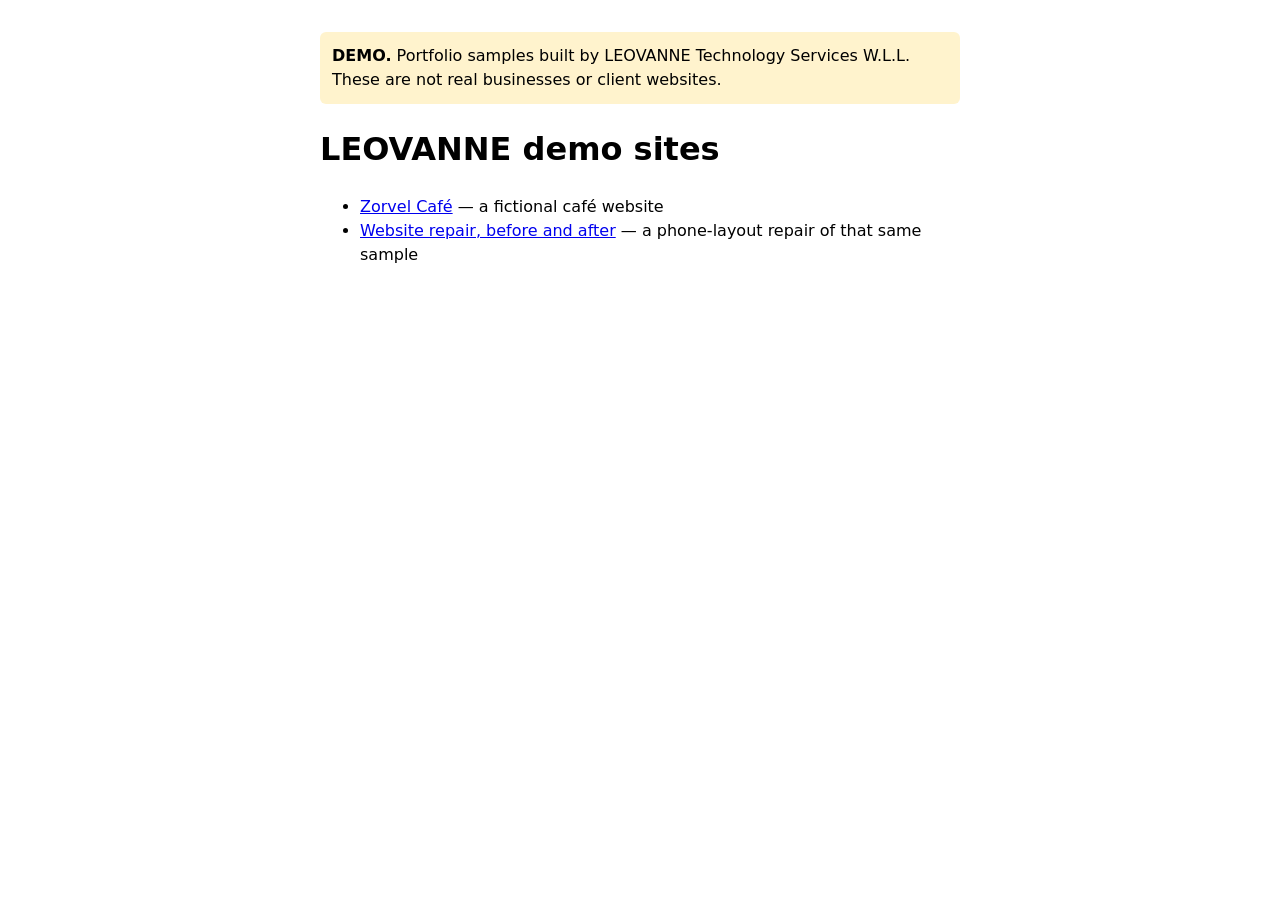
<file: index.html>
<!doctype html>
<html lang="en">
<head>
<meta charset="utf-8">
<meta name="viewport" content="width=device-width,initial-scale=1">
<meta name="robots" content="noindex,nofollow">
<title>LEOVANNE DEMO sites</title>
</head>
<body style="font-family:system-ui,sans-serif;max-width:640px;margin:2rem auto;padding:0 1rem;line-height:1.5">
<p style="background:#fff3cd;padding:.75rem;border-radius:6px"><strong>DEMO.</strong> Portfolio samples built by LEOVANNE Technology Services W.L.L. These are not real businesses or client websites.</p>
<h1>LEOVANNE demo sites</h1>
<ul>
<li><a href="zorvel/">Zorvel Café</a> — a fictional café website</li>
<li><a href="repair-sample/">Website repair, before and after</a> — a phone-layout repair of that same sample</li>
</ul>
</body>
</html>
</file>
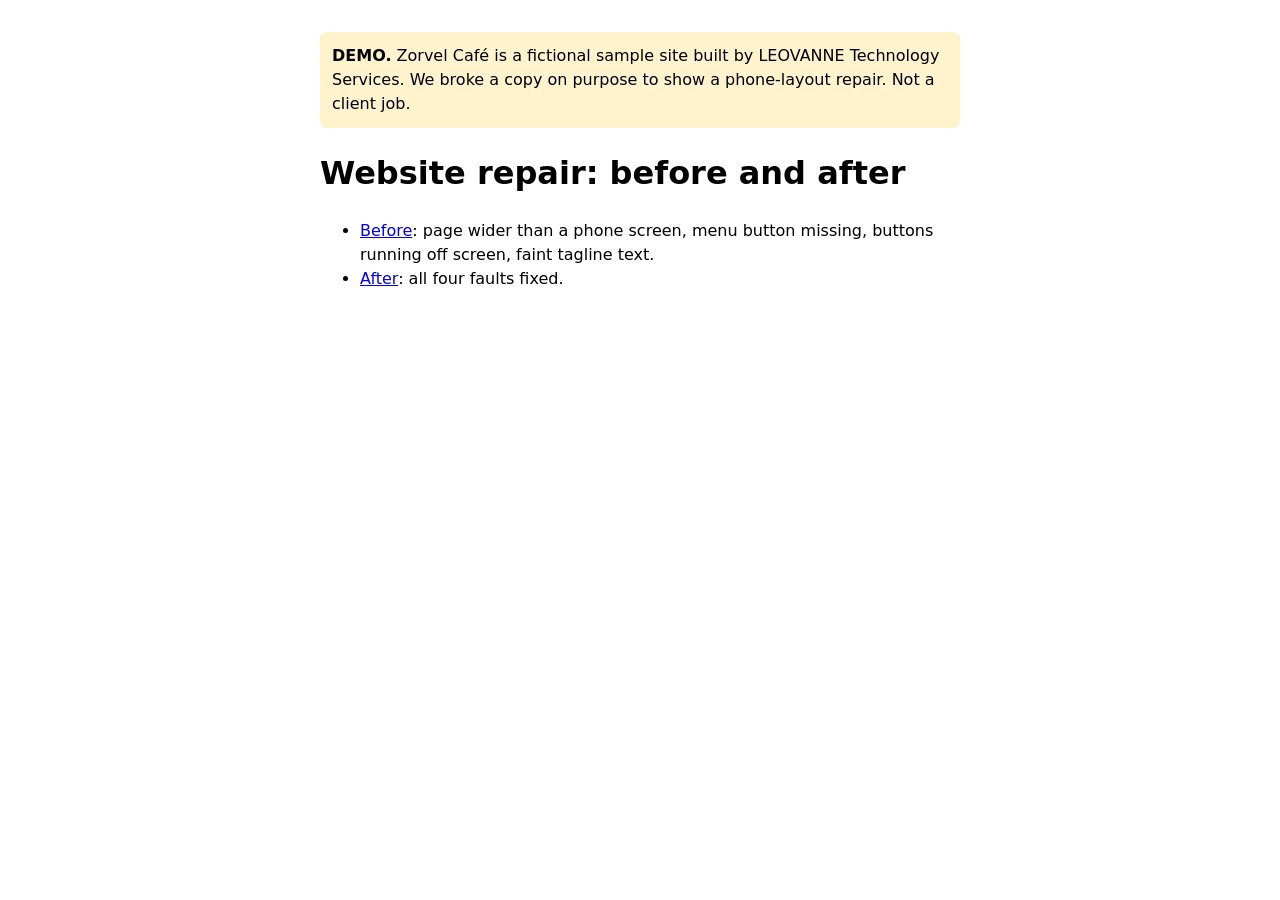
<file: repair-sample/index.html>
<!doctype html><html lang="en"><head><meta charset="utf-8"><meta name="viewport" content="width=device-width,initial-scale=1"><meta name="robots" content="noindex,nofollow"><title>Website repair DEMO — LEOVANNE</title></head>
<body style="font-family:system-ui,sans-serif;max-width:640px;margin:2rem auto;padding:0 1rem;line-height:1.5">
<p style="background:#fff3cd;padding:.75rem;border-radius:6px"><strong>DEMO.</strong> Zorvel Café is a fictional sample site built by LEOVANNE Technology Services. We broke a copy on purpose to show a phone-layout repair. Not a client job.</p>
<h1>Website repair: before and after</h1>
<ul><li><a href="before/">Before</a>: page wider than a phone screen, menu button missing, buttons running off screen, faint tagline text.</li>
<li><a href="after/">After</a>: all four faults fixed.</li></ul>
</body></html>
</file>
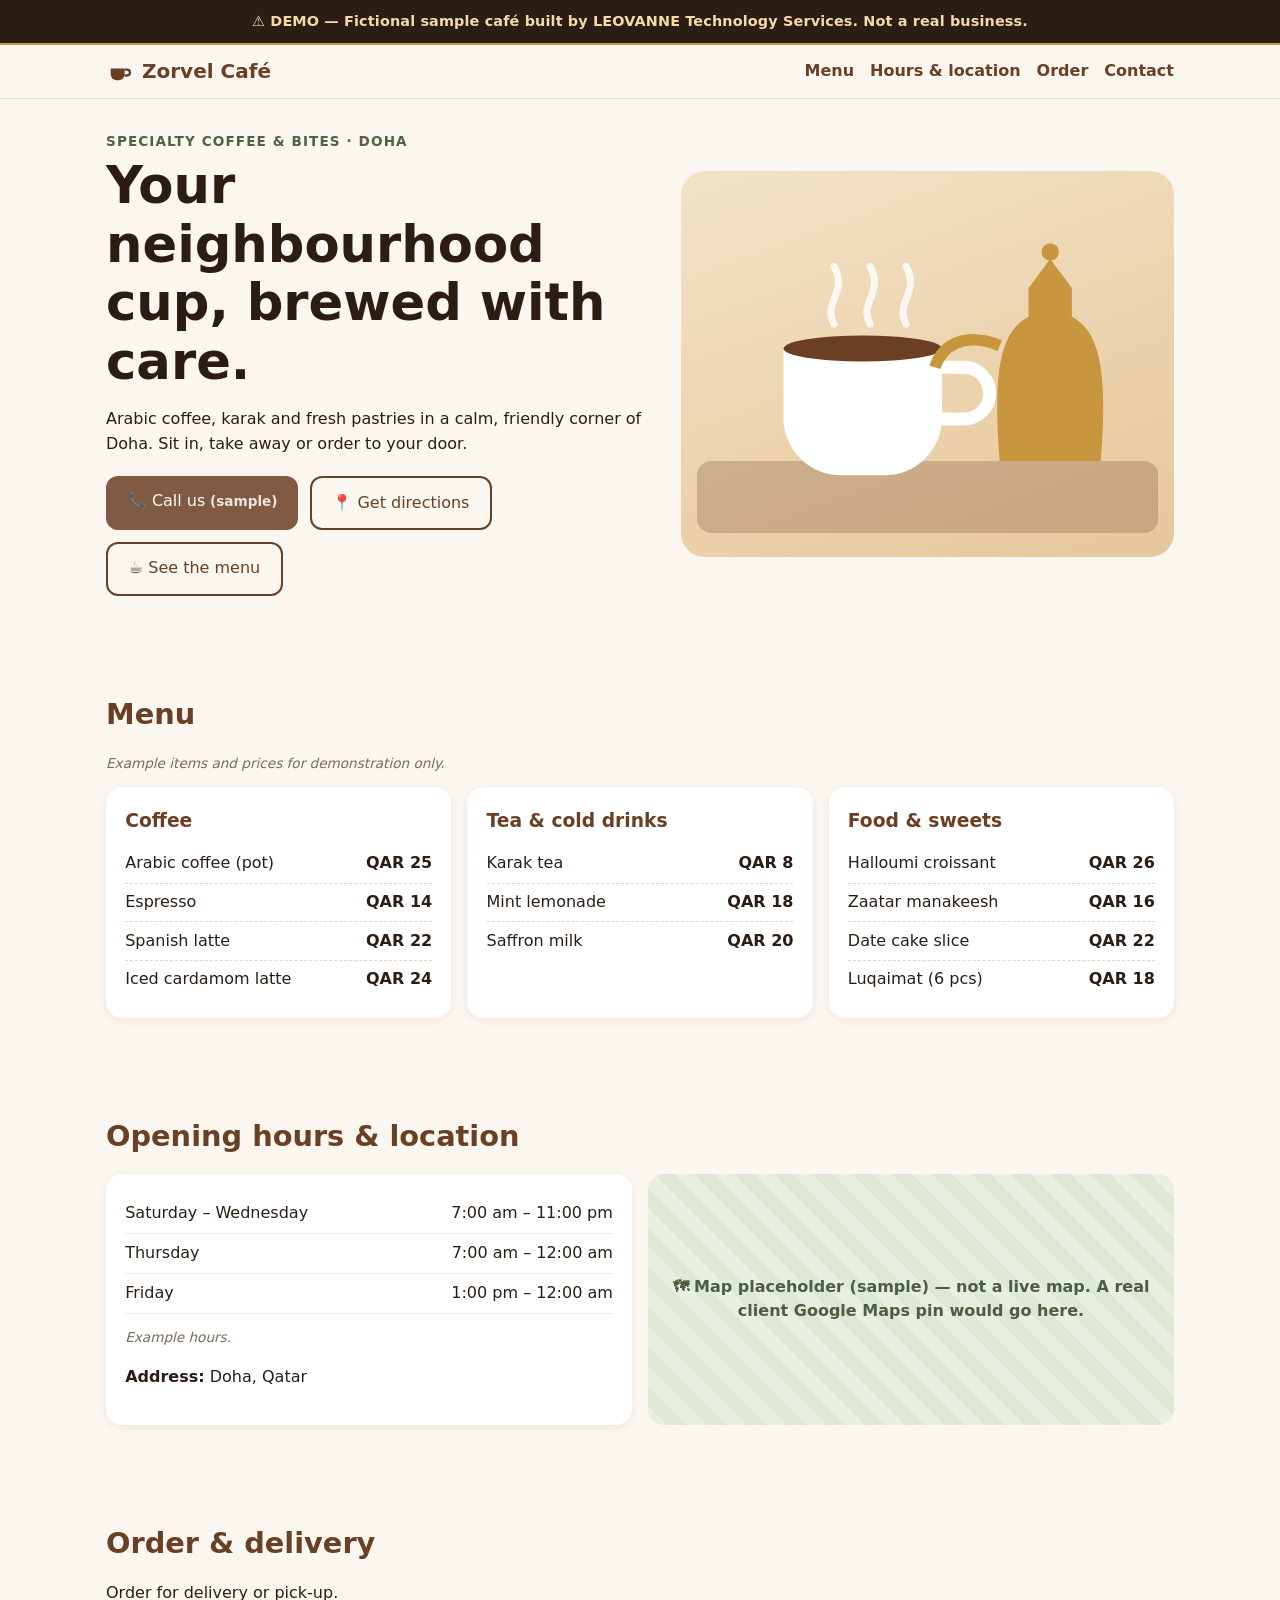
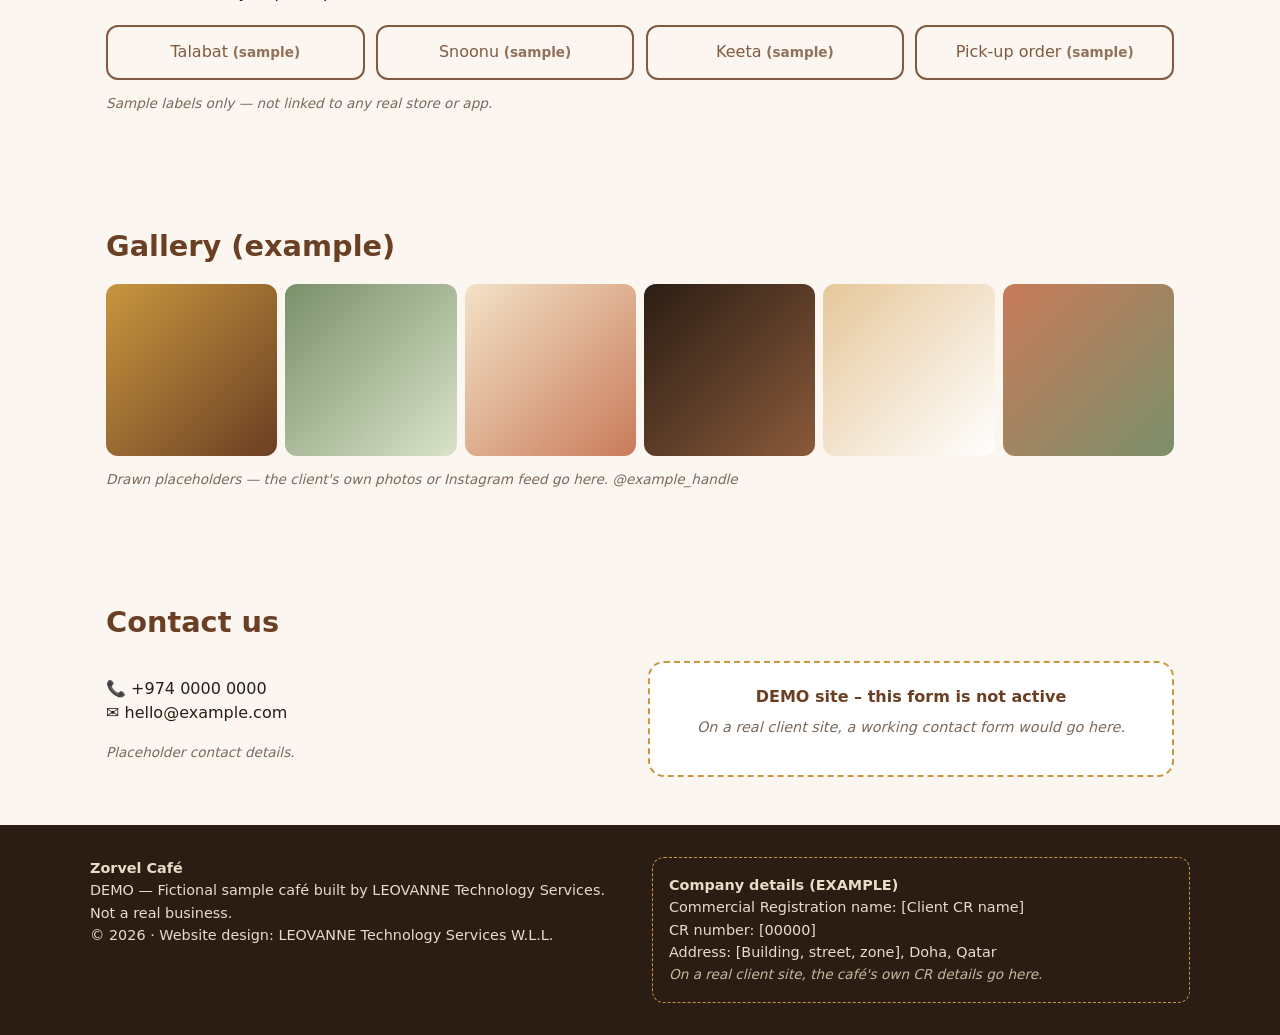
<file: zorvel/index.html>
<!doctype html>
<html lang="en" dir="ltr">
<head>
<meta charset="utf-8">
<meta name="viewport" content="width=device-width,initial-scale=1">
<meta name="robots" content="noindex,nofollow">
<title>Zorvel Café — DEMO</title>
<link rel="icon" href="favicon.svg" type="image/svg+xml">
<link rel="stylesheet" href="style.css">
</head>
<body>
<div class="demo" role="status">⚠ DEMO — Fictional sample café built by LEOVANNE Technology Services. Not a real business.</div>
<header>
<nav class="nav">
<a class="logo" href="#home"><svg width="28" height="28" viewBox="0 0 24 24" aria-hidden="true"><path d="M4 9h12v5a5 5 0 0 1-5 5H9a5 5 0 0 1-5-5z" fill="#6b3f24"/><path d="M16 10h2a2.5 2.5 0 0 1 0 5h-2" stroke="#6b3f24" stroke-width="2" fill="none"/></svg>Zorvel Café</a>
<button class="menu-btn" type="button" aria-expanded="false" aria-controls="nav-links" aria-label="Open menu"><span aria-hidden="true">☰</span></button>
<div class="links" id="nav-links"><a href="#menu">Menu</a><a href="#hours">Hours &amp; location</a><a href="#order">Order</a><a href="#contact">Contact</a></div>
</nav>
</header>
<main>
<section class="hero" id="home">
<div>
<div class="tag">Specialty coffee &amp; bites · Doha</div>
<h1>Your neighbourhood cup, brewed with care.</h1>
<p>Arabic coffee, karak and fresh pastries in a calm, friendly corner of Doha. Sit in, take away or order to your door.</p>
<div class="btns">
<span class="btn sample" aria-disabled="true" title="Sample only — not a real phone number">📞 Call us</span>
<a class="btn alt" href="#hours">📍 Get directions</a>
<a class="btn alt" href="#menu">☕ See the menu</a>
</div>
</div>
<div class="art"><svg viewBox="0 0 320 240" width="100%" role="img" aria-label="Illustration: coffee cup and dallah"><rect x="0" y="190" width="320" height="50" rx="10" fill="#6b3f24" opacity=".25"/><path d="M60 110h110v50a40 40 0 0 1-40 40H100a40 40 0 0 1-40-40z" fill="#fff"/><path d="M170 125h15a18 18 0 0 1 0 36h-15" fill="none" stroke="#fff" stroke-width="9"/><ellipse cx="115" cy="112" rx="55" ry="9" fill="#6b3f24"/><path d="M95 95c-8-15 10-22 0-40M120 95c-8-15 10-22 0-40M145 95c-8-15 10-22 0-40" stroke="#fff" stroke-width="5" fill="none" stroke-linecap="round" opacity=".8"/><path d="M230 70l15-20 15 20v20c20 10 25 40 20 100h-70c-5-60 0-90 20-100z" fill="#c8963e"/><path d="M210 110c-25-10-40 0-45 15" stroke="#c8963e" stroke-width="8" fill="none"/><circle cx="245" cy="45" r="6" fill="#c8963e"/></svg></div>
</section>

<section id="menu">
<h2>Menu</h2>
<p class="note">Example items and prices for demonstration only.</p>
<div class="grid c3">
<div class="card"><h3>Coffee</h3>
<div class="item"><span>Arabic coffee (pot)</span><span class="price">QAR 25</span></div>
<div class="item"><span>Espresso</span><span class="price">QAR 14</span></div>
<div class="item"><span>Spanish latte</span><span class="price">QAR 22</span></div>
<div class="item"><span>Iced cardamom latte</span><span class="price">QAR 24</span></div>
</div>
<div class="card"><h3>Tea &amp; cold drinks</h3>
<div class="item"><span>Karak tea</span><span class="price">QAR 8</span></div>
<div class="item"><span>Mint lemonade</span><span class="price">QAR 18</span></div>
<div class="item"><span>Saffron milk</span><span class="price">QAR 20</span></div>
</div>
<div class="card"><h3>Food &amp; sweets</h3>
<div class="item"><span>Halloumi croissant</span><span class="price">QAR 26</span></div>
<div class="item"><span>Zaatar manakeesh</span><span class="price">QAR 16</span></div>
<div class="item"><span>Date cake slice</span><span class="price">QAR 22</span></div>
<div class="item"><span>Luqaimat (6 pcs)</span><span class="price">QAR 18</span></div>
</div>
</div>
</section>

<section id="hours">
<h2>Opening hours &amp; location</h2>
<div class="grid c2">
<div class="card">
<table>
<tr><td>Saturday – Wednesday</td><td style="text-align:end">7:00 am – 11:00 pm</td></tr>
<tr><td>Thursday</td><td style="text-align:end">7:00 am – 12:00 am</td></tr>
<tr><td>Friday</td><td style="text-align:end">1:00 pm – 12:00 am</td></tr>
</table>
<p class="note">Example hours.</p>
<p><strong>Address:</strong> Doha, Qatar</p>
</div>
<div class="map" role="img" aria-label="Sample map placeholder">🗺 Map placeholder (sample) — not a live map. A real client Google Maps pin would go here.</div>
</div>
</section>

<section id="order">
<h2>Order &amp; delivery</h2>
<p>Order for delivery or pick-up.</p>
<div class="btns order">
<span class="btn alt sample" aria-disabled="true">Talabat</span>
<span class="btn alt sample" aria-disabled="true">Snoonu</span>
<span class="btn alt sample" aria-disabled="true">Keeta</span>
<span class="btn alt sample" aria-disabled="true">Pick-up order</span>
</div>
<p class="note">Sample labels only — not linked to any real store or app.</p>
</section>

<section id="gallery">
<h2>Gallery (example)</h2>
<div class="gal" role="img" aria-label="Placeholder Instagram gallery images">
<div class="g1"></div><div class="g2"></div><div class="g3"></div><div class="g4"></div><div class="g5"></div><div class="g6"></div>
</div>
<p class="note">Drawn placeholders — the client's own photos or Instagram feed go here. @example_handle</p>
</section>

<section id="contact">
<h2>Contact us</h2>
<div class="grid c2">
<div>
<p>📞 <span dir="ltr">+974 0000 0000</span><br>✉ hello@example.com</p>
<p class="note">Placeholder contact details.</p>
</div>
<div class="demo-form-note" role="note">
DEMO site – this form is not active
<p>On a real client site, a working contact form would go here.</p>
</div>
</div>
</section>
</main>

<footer>
<div class="in">
<div>
<strong>Zorvel Café</strong><br>
DEMO — Fictional sample café built by LEOVANNE Technology Services. Not a real business.<br>
© 2026 · Website design: LEOVANNE Technology Services W.L.L.
</div>
<div class="co">
<strong>Company details (EXAMPLE)</strong><br>
Commercial Registration name: [Client CR name]<br>
CR number: [00000]<br>
Address: [Building, street, zone], Doha, Qatar<br>
<span class="note" style="color:#c9b79f">On a real client site, the café's own CR details go here.</span>
</div>
</div>
</footer>
<script>(function(){var b=document.querySelector(".menu-btn"),l=document.getElementById("nav-links");b.addEventListener("click",function(){var o=b.getAttribute("aria-expanded")==="true";b.setAttribute("aria-expanded",String(!o));l.classList.toggle("open",!o)});l.addEventListener("click",function(e){if(e.target.tagName==="A"){b.setAttribute("aria-expanded","false");l.classList.remove("open")}});document.addEventListener("keydown",function(e){if(e.key==="Escape"&&l.classList.contains("open")){b.setAttribute("aria-expanded","false");l.classList.remove("open");b.focus()}})})();</script>
</body>
</html>
</file>
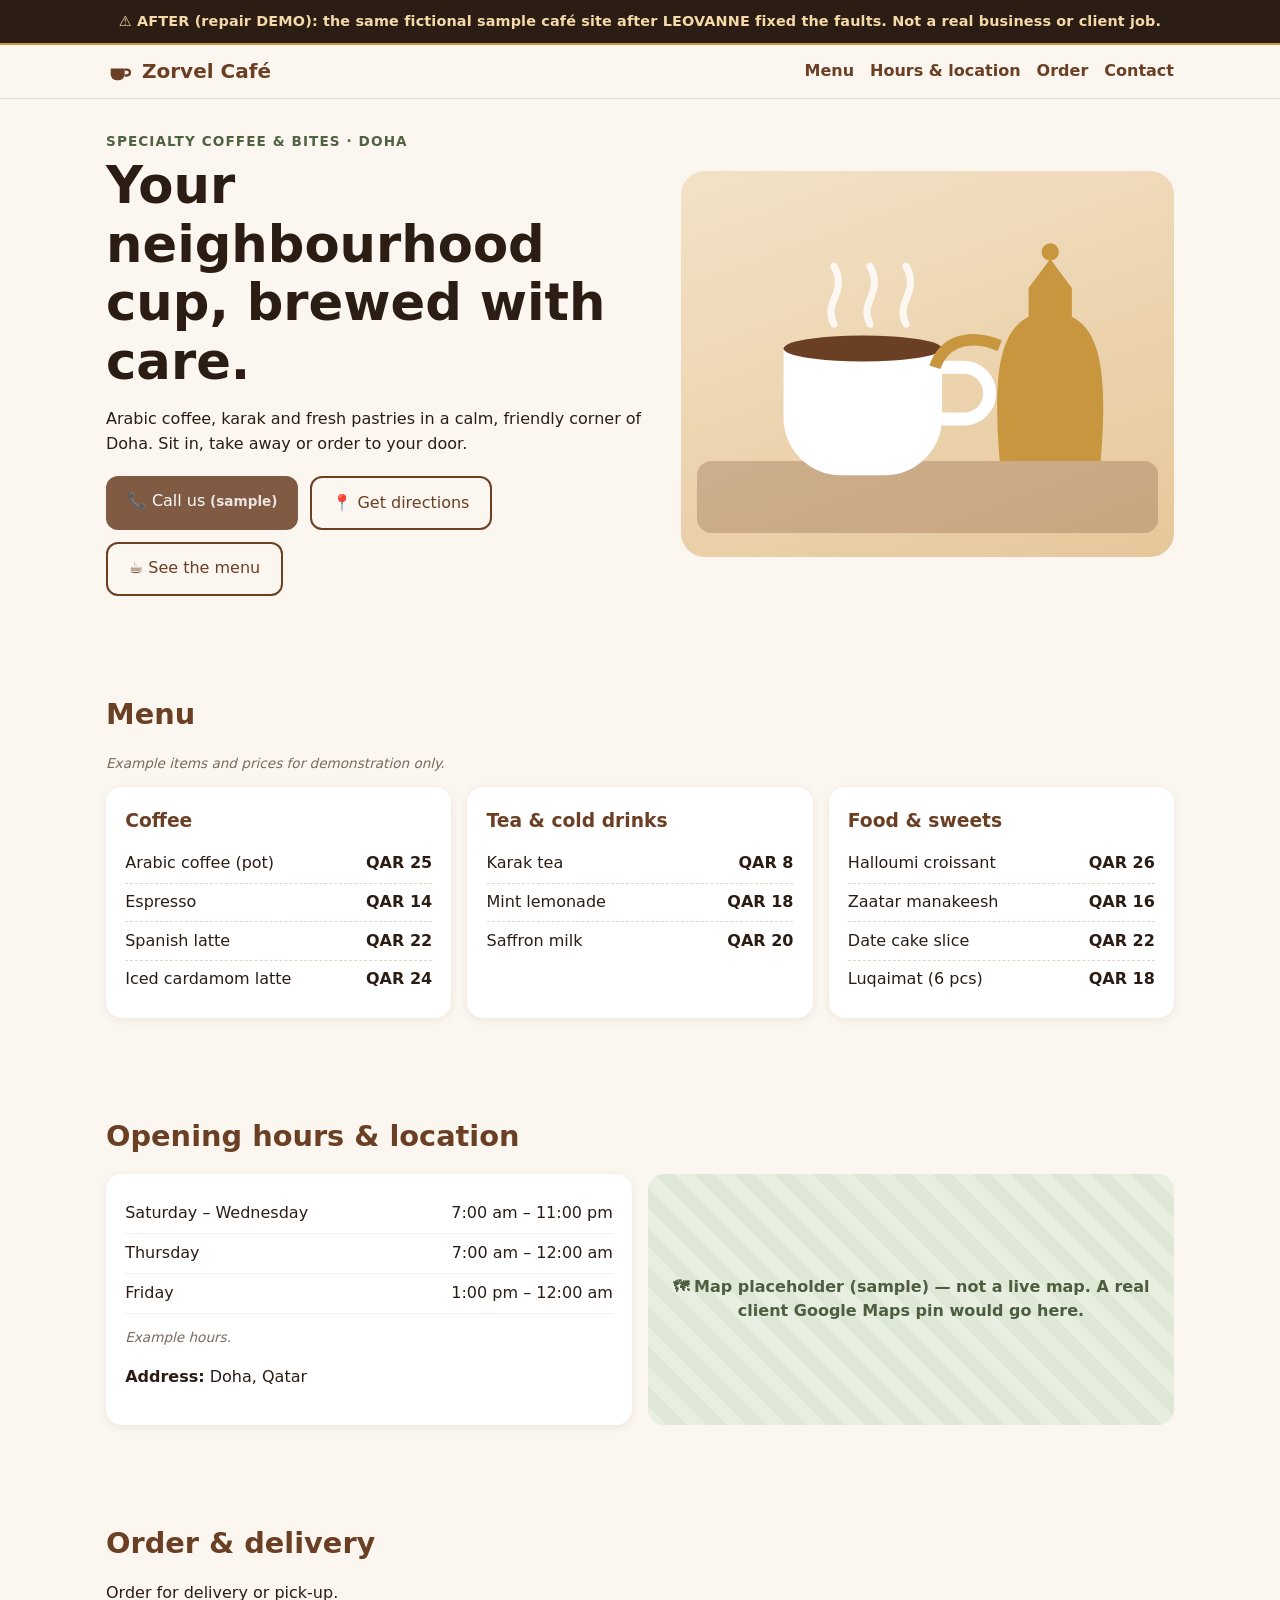
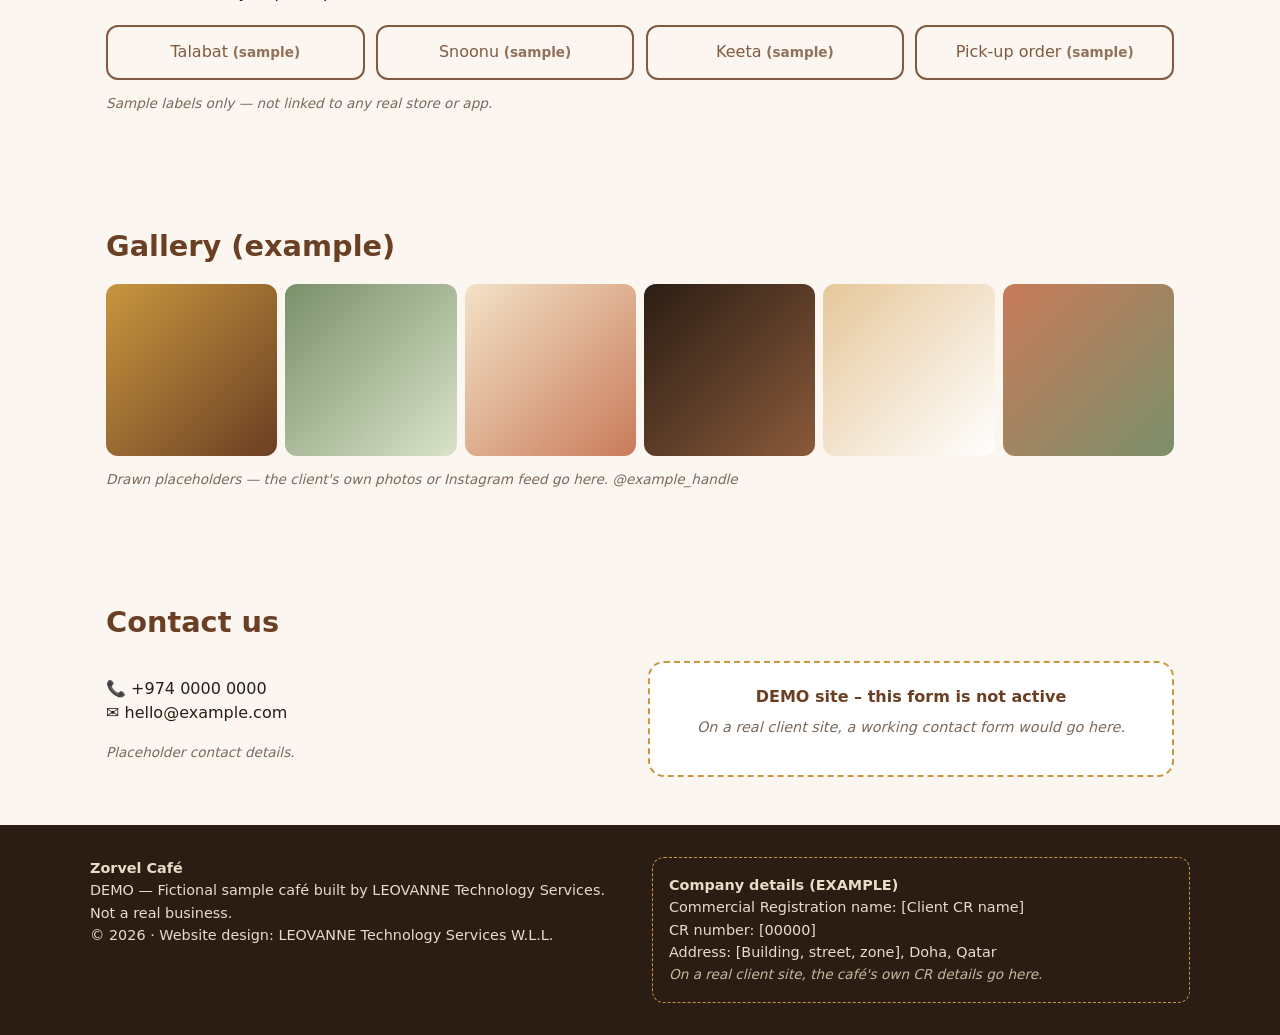
<file: repair-sample/after/index.html>
<!doctype html>
<html lang="en" dir="ltr">
<head>
<meta charset="utf-8">
<meta name="viewport" content="width=device-width,initial-scale=1">
<meta name="robots" content="noindex,nofollow">
<title>Zorvel Café — REPAIRED (repair DEMO)</title>
<link rel="icon" href="favicon.svg" type="image/svg+xml">
<link rel="stylesheet" href="style.css">
</head>
<body>
<div class="demo" role="status">⚠ AFTER (repair DEMO): the same fictional sample café site after LEOVANNE fixed the faults. Not a real business or client job.</div>
<header>
<nav class="nav">
<a class="logo" href="#home"><svg width="28" height="28" viewBox="0 0 24 24" aria-hidden="true"><path d="M4 9h12v5a5 5 0 0 1-5 5H9a5 5 0 0 1-5-5z" fill="#6b3f24"/><path d="M16 10h2a2.5 2.5 0 0 1 0 5h-2" stroke="#6b3f24" stroke-width="2" fill="none"/></svg>Zorvel Café</a>
<button class="menu-btn" type="button" aria-expanded="false" aria-controls="nav-links" aria-label="Open menu"><span aria-hidden="true">☰</span></button>
<div class="links" id="nav-links"><a href="#menu">Menu</a><a href="#hours">Hours &amp; location</a><a href="#order">Order</a><a href="#contact">Contact</a></div>

</nav>
</header>
<main>
<section class="hero" id="home">
<div>
<div class="tag">Specialty coffee &amp; bites · Doha</div>
<h1>Your neighbourhood cup, brewed with care.</h1>
<p>Arabic coffee, karak and fresh pastries in a calm, friendly corner of Doha. Sit in, take away or order to your door.</p>
<div class="btns">
<span class="btn sample" aria-disabled="true" title="Sample only — not a real phone number">📞 Call us</span>
<a class="btn alt" href="#hours">📍 Get directions</a>
<a class="btn alt" href="#menu">☕ See the menu</a>
</div>
</div>
<div class="art"><svg viewBox="0 0 320 240" width="100%" role="img" aria-label="Illustration: coffee cup and dallah"><rect x="0" y="190" width="320" height="50" rx="10" fill="#6b3f24" opacity=".25"/><path d="M60 110h110v50a40 40 0 0 1-40 40H100a40 40 0 0 1-40-40z" fill="#fff"/><path d="M170 125h15a18 18 0 0 1 0 36h-15" fill="none" stroke="#fff" stroke-width="9"/><ellipse cx="115" cy="112" rx="55" ry="9" fill="#6b3f24"/><path d="M95 95c-8-15 10-22 0-40M120 95c-8-15 10-22 0-40M145 95c-8-15 10-22 0-40" stroke="#fff" stroke-width="5" fill="none" stroke-linecap="round" opacity=".8"/><path d="M230 70l15-20 15 20v20c20 10 25 40 20 100h-70c-5-60 0-90 20-100z" fill="#c8963e"/><path d="M210 110c-25-10-40 0-45 15" stroke="#c8963e" stroke-width="8" fill="none"/><circle cx="245" cy="45" r="6" fill="#c8963e"/></svg></div>
</section>

<section id="menu">
<h2>Menu</h2>
<p class="note">Example items and prices for demonstration only.</p>
<div class="grid c3">
<div class="card"><h3>Coffee</h3>
<div class="item"><span>Arabic coffee (pot)</span><span class="price">QAR 25</span></div>
<div class="item"><span>Espresso</span><span class="price">QAR 14</span></div>
<div class="item"><span>Spanish latte</span><span class="price">QAR 22</span></div>
<div class="item"><span>Iced cardamom latte</span><span class="price">QAR 24</span></div>
</div>
<div class="card"><h3>Tea &amp; cold drinks</h3>
<div class="item"><span>Karak tea</span><span class="price">QAR 8</span></div>
<div class="item"><span>Mint lemonade</span><span class="price">QAR 18</span></div>
<div class="item"><span>Saffron milk</span><span class="price">QAR 20</span></div>
</div>
<div class="card"><h3>Food &amp; sweets</h3>
<div class="item"><span>Halloumi croissant</span><span class="price">QAR 26</span></div>
<div class="item"><span>Zaatar manakeesh</span><span class="price">QAR 16</span></div>
<div class="item"><span>Date cake slice</span><span class="price">QAR 22</span></div>
<div class="item"><span>Luqaimat (6 pcs)</span><span class="price">QAR 18</span></div>
</div>
</div>
</section>

<section id="hours">
<h2>Opening hours &amp; location</h2>
<div class="grid c2">
<div class="card">
<table>
<tr><td>Saturday – Wednesday</td><td style="text-align:end">7:00 am – 11:00 pm</td></tr>
<tr><td>Thursday</td><td style="text-align:end">7:00 am – 12:00 am</td></tr>
<tr><td>Friday</td><td style="text-align:end">1:00 pm – 12:00 am</td></tr>
</table>
<p class="note">Example hours.</p>
<p><strong>Address:</strong> Doha, Qatar</p>
</div>
<div class="map" role="img" aria-label="Sample map placeholder">🗺 Map placeholder (sample) — not a live map. A real client Google Maps pin would go here.</div>
</div>
</section>

<section id="order">
<h2>Order &amp; delivery</h2>
<p>Order for delivery or pick-up.</p>
<div class="btns order">
<span class="btn alt sample" aria-disabled="true">Talabat</span>
<span class="btn alt sample" aria-disabled="true">Snoonu</span>
<span class="btn alt sample" aria-disabled="true">Keeta</span>
<span class="btn alt sample" aria-disabled="true">Pick-up order</span>
</div>
<p class="note">Sample labels only — not linked to any real store or app.</p>
</section>

<section id="gallery">
<h2>Gallery (example)</h2>
<div class="gal" role="img" aria-label="Placeholder Instagram gallery images">
<div class="g1"></div><div class="g2"></div><div class="g3"></div><div class="g4"></div><div class="g5"></div><div class="g6"></div>
</div>
<p class="note">Drawn placeholders — the client's own photos or Instagram feed go here. @example_handle</p>
</section>

<section id="contact">
<h2>Contact us</h2>
<div class="grid c2">
<div>
<p>📞 <span dir="ltr">+974 0000 0000</span><br>✉ hello@example.com</p>
<p class="note">Placeholder contact details.</p>
</div>
<div class="demo-form-note" role="note">
DEMO site – this form is not active
<p>On a real client site, a working contact form would go here.</p>
</div>
</div>
</section>
</main>

<footer>
<div class="in">
<div>
<strong>Zorvel Café</strong><br>
DEMO — Fictional sample café built by LEOVANNE Technology Services. Not a real business.<br>
© 2026 · Website design: LEOVANNE Technology Services W.L.L.
</div>
<div class="co">
<strong>Company details (EXAMPLE)</strong><br>
Commercial Registration name: [Client CR name]<br>
CR number: [00000]<br>
Address: [Building, street, zone], Doha, Qatar<br>
<span class="note" style="color:#c9b79f">On a real client site, the café's own CR details go here.</span>
</div>
</div>
</footer>
<script>(function(){var b=document.querySelector(".menu-btn"),l=document.getElementById("nav-links");b.addEventListener("click",function(){var o=b.getAttribute("aria-expanded")==="true";b.setAttribute("aria-expanded",String(!o));l.classList.toggle("open",!o)});l.addEventListener("click",function(e){if(e.target.tagName==="A"){b.setAttribute("aria-expanded","false");l.classList.remove("open")}});document.addEventListener("keydown",function(e){if(e.key==="Escape"&&l.classList.contains("open")){b.setAttribute("aria-expanded","false");l.classList.remove("open");b.focus()}})})();</script>
</body>
</html>
</file>
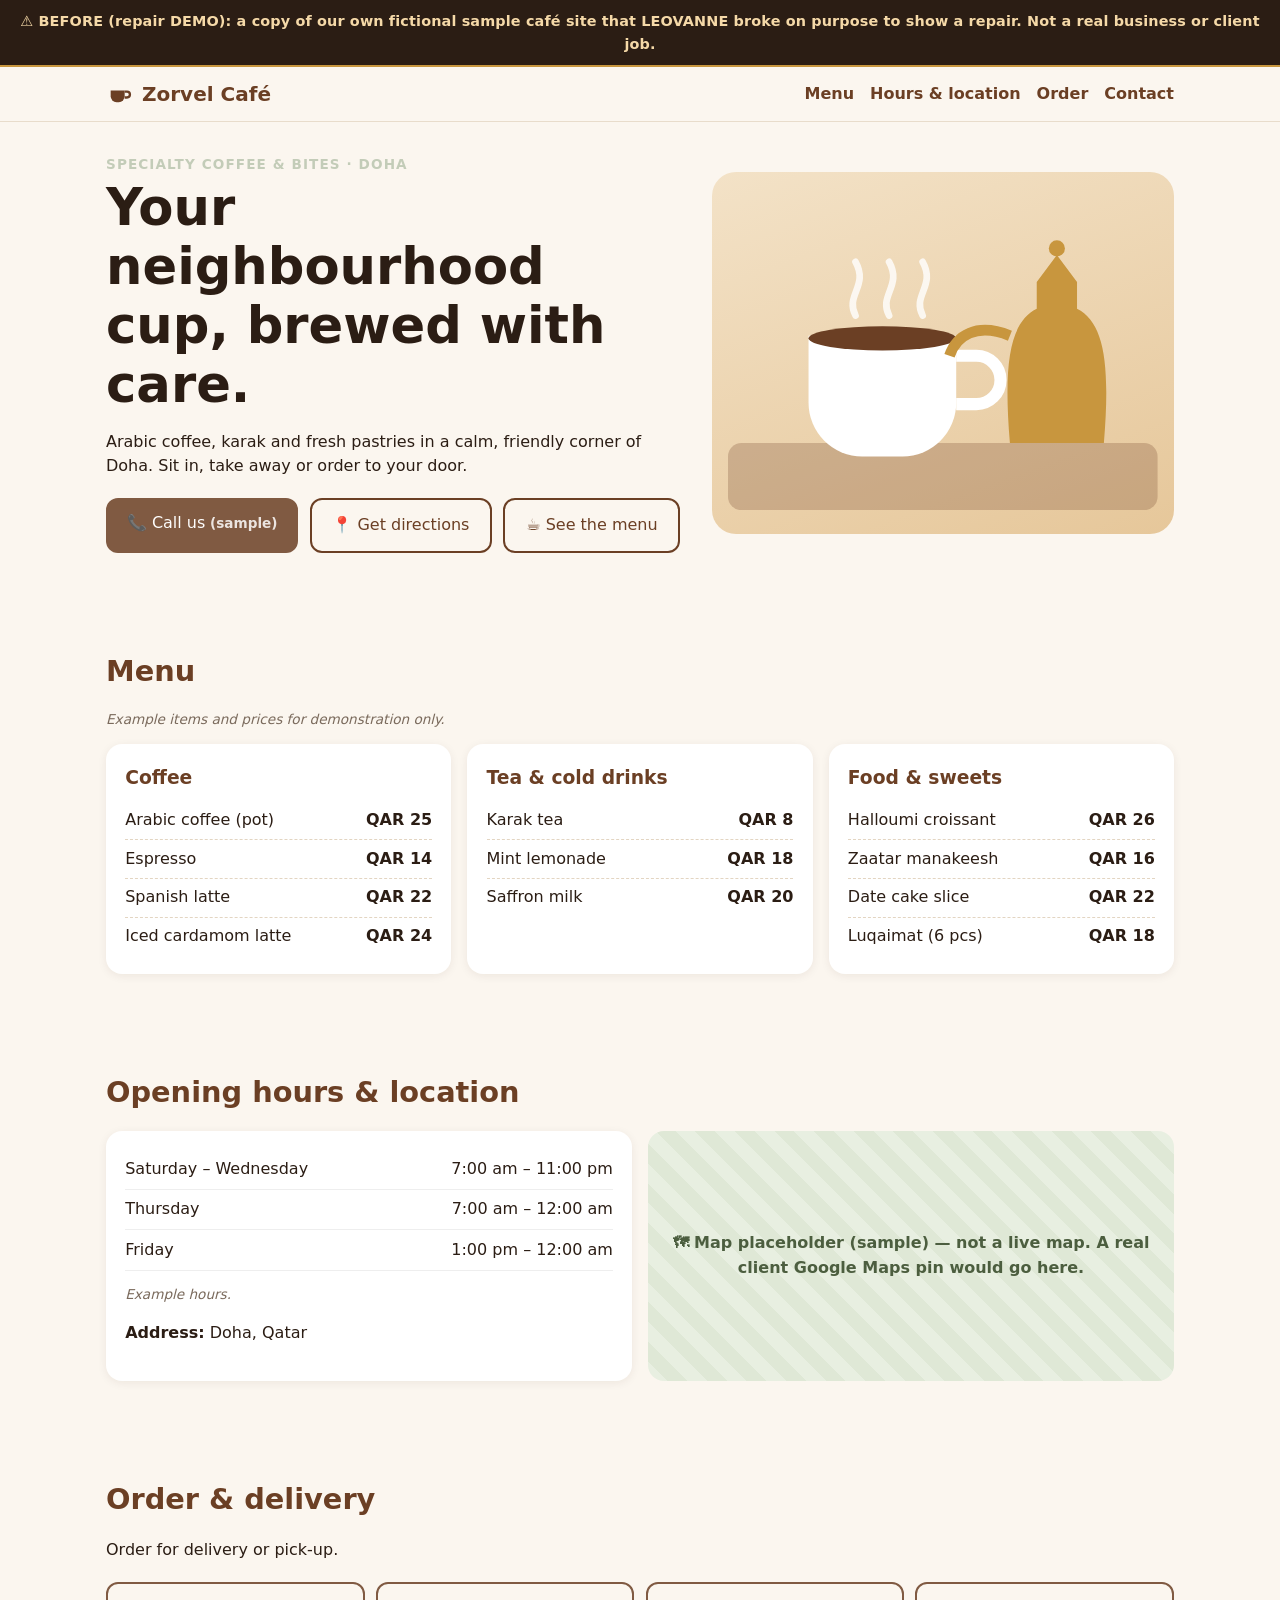
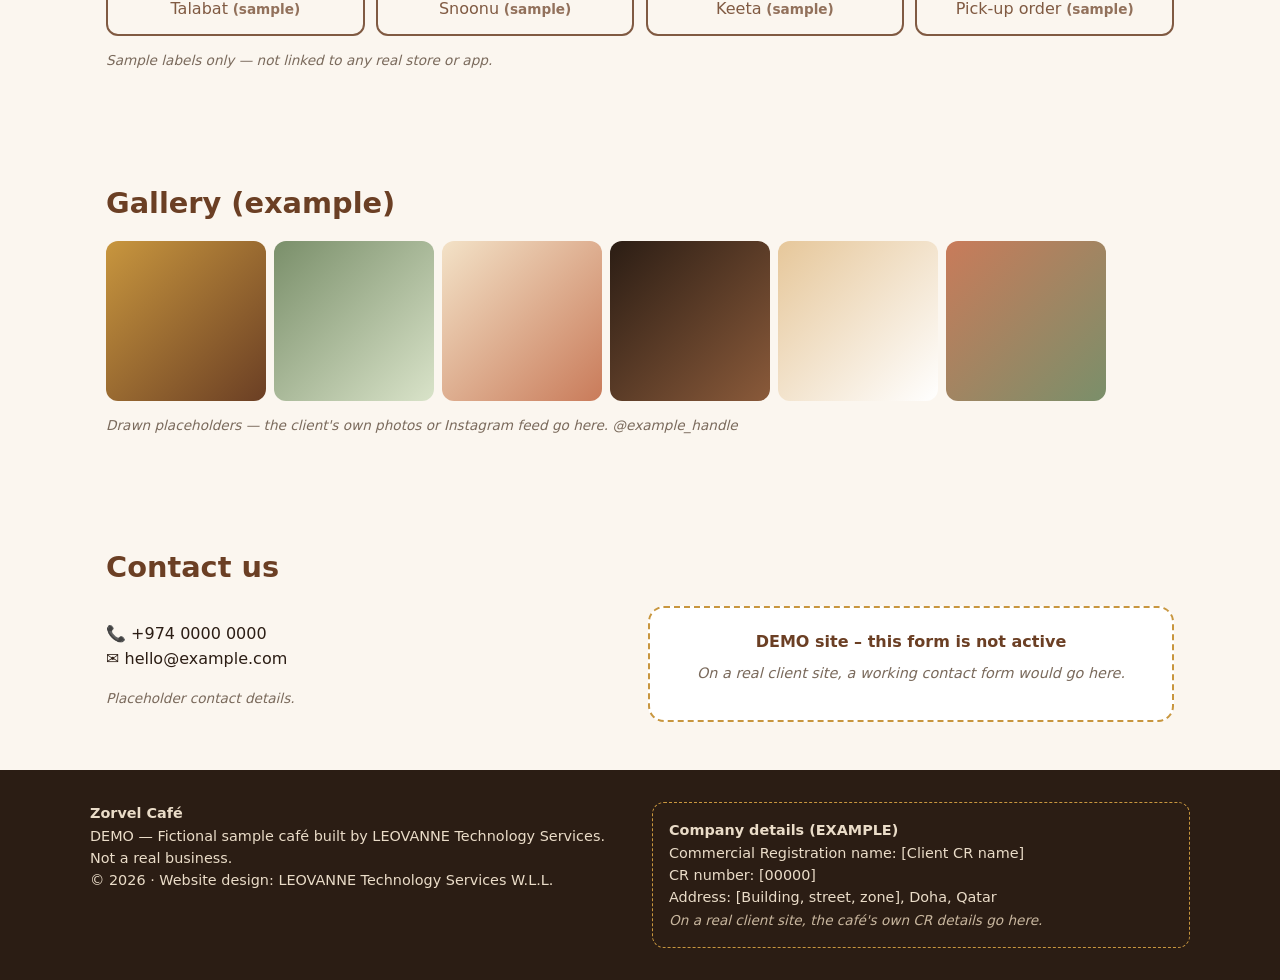
<file: repair-sample/before/index.html>
<!doctype html>
<html lang="en" dir="ltr">
<head>
<meta charset="utf-8">
<meta name="viewport" content="width=device-width,initial-scale=1">
<meta name="robots" content="noindex,nofollow">
<title>Zorvel Café — BROKEN COPY (repair DEMO)</title>
<link rel="icon" href="favicon.svg" type="image/svg+xml">
<link rel="stylesheet" href="style.css">
</head>
<body>
<div class="demo" role="status">⚠ BEFORE (repair DEMO): a copy of our own fictional sample café site that LEOVANNE broke on purpose to show a repair. Not a real business or client job.</div>
<header>
<nav class="nav">
<a class="logo" href="#home"><svg width="28" height="28" viewBox="0 0 24 24" aria-hidden="true"><path d="M4 9h12v5a5 5 0 0 1-5 5H9a5 5 0 0 1-5-5z" fill="#6b3f24"/><path d="M16 10h2a2.5 2.5 0 0 1 0 5h-2" stroke="#6b3f24" stroke-width="2" fill="none"/></svg>Zorvel Café</a>
<button class="menu-btn" type="button" aria-expanded="false" aria-controls="nav-links" aria-label="Open menu"><span aria-hidden="true">☰</span></button>
<div class="links" id="nav-links"><a href="#menu">Menu</a><a href="#hours">Hours &amp; location</a><a href="#order">Order</a><a href="#contact">Contact</a></div>

</nav>
</header>
<main>
<section class="hero" id="home">
<div>
<div class="tag">Specialty coffee &amp; bites · Doha</div>
<h1>Your neighbourhood cup, brewed with care.</h1>
<p>Arabic coffee, karak and fresh pastries in a calm, friendly corner of Doha. Sit in, take away or order to your door.</p>
<div class="btns">
<span class="btn sample" aria-disabled="true" title="Sample only — not a real phone number">📞 Call us</span>
<a class="btn alt" href="#hours">📍 Get directions</a>
<a class="btn alt" href="#menu">☕ See the menu</a>
</div>
</div>
<div class="art"><svg viewBox="0 0 320 240" width="100%" role="img" aria-label="Illustration: coffee cup and dallah"><rect x="0" y="190" width="320" height="50" rx="10" fill="#6b3f24" opacity=".25"/><path d="M60 110h110v50a40 40 0 0 1-40 40H100a40 40 0 0 1-40-40z" fill="#fff"/><path d="M170 125h15a18 18 0 0 1 0 36h-15" fill="none" stroke="#fff" stroke-width="9"/><ellipse cx="115" cy="112" rx="55" ry="9" fill="#6b3f24"/><path d="M95 95c-8-15 10-22 0-40M120 95c-8-15 10-22 0-40M145 95c-8-15 10-22 0-40" stroke="#fff" stroke-width="5" fill="none" stroke-linecap="round" opacity=".8"/><path d="M230 70l15-20 15 20v20c20 10 25 40 20 100h-70c-5-60 0-90 20-100z" fill="#c8963e"/><path d="M210 110c-25-10-40 0-45 15" stroke="#c8963e" stroke-width="8" fill="none"/><circle cx="245" cy="45" r="6" fill="#c8963e"/></svg></div>
</section>

<section id="menu">
<h2>Menu</h2>
<p class="note">Example items and prices for demonstration only.</p>
<div class="grid c3">
<div class="card"><h3>Coffee</h3>
<div class="item"><span>Arabic coffee (pot)</span><span class="price">QAR 25</span></div>
<div class="item"><span>Espresso</span><span class="price">QAR 14</span></div>
<div class="item"><span>Spanish latte</span><span class="price">QAR 22</span></div>
<div class="item"><span>Iced cardamom latte</span><span class="price">QAR 24</span></div>
</div>
<div class="card"><h3>Tea &amp; cold drinks</h3>
<div class="item"><span>Karak tea</span><span class="price">QAR 8</span></div>
<div class="item"><span>Mint lemonade</span><span class="price">QAR 18</span></div>
<div class="item"><span>Saffron milk</span><span class="price">QAR 20</span></div>
</div>
<div class="card"><h3>Food &amp; sweets</h3>
<div class="item"><span>Halloumi croissant</span><span class="price">QAR 26</span></div>
<div class="item"><span>Zaatar manakeesh</span><span class="price">QAR 16</span></div>
<div class="item"><span>Date cake slice</span><span class="price">QAR 22</span></div>
<div class="item"><span>Luqaimat (6 pcs)</span><span class="price">QAR 18</span></div>
</div>
</div>
</section>

<section id="hours">
<h2>Opening hours &amp; location</h2>
<div class="grid c2">
<div class="card">
<table>
<tr><td>Saturday – Wednesday</td><td style="text-align:end">7:00 am – 11:00 pm</td></tr>
<tr><td>Thursday</td><td style="text-align:end">7:00 am – 12:00 am</td></tr>
<tr><td>Friday</td><td style="text-align:end">1:00 pm – 12:00 am</td></tr>
</table>
<p class="note">Example hours.</p>
<p><strong>Address:</strong> Doha, Qatar</p>
</div>
<div class="map" role="img" aria-label="Sample map placeholder">🗺 Map placeholder (sample) — not a live map. A real client Google Maps pin would go here.</div>
</div>
</section>

<section id="order">
<h2>Order &amp; delivery</h2>
<p>Order for delivery or pick-up.</p>
<div class="btns order">
<span class="btn alt sample" aria-disabled="true">Talabat</span>
<span class="btn alt sample" aria-disabled="true">Snoonu</span>
<span class="btn alt sample" aria-disabled="true">Keeta</span>
<span class="btn alt sample" aria-disabled="true">Pick-up order</span>
</div>
<p class="note">Sample labels only — not linked to any real store or app.</p>
</section>

<section id="gallery">
<h2>Gallery (example)</h2>
<div class="gal" role="img" aria-label="Placeholder Instagram gallery images">
<div class="g1"></div><div class="g2"></div><div class="g3"></div><div class="g4"></div><div class="g5"></div><div class="g6"></div>
</div>
<p class="note">Drawn placeholders — the client's own photos or Instagram feed go here. @example_handle</p>
</section>

<section id="contact">
<h2>Contact us</h2>
<div class="grid c2">
<div>
<p>📞 <span dir="ltr">+974 0000 0000</span><br>✉ hello@example.com</p>
<p class="note">Placeholder contact details.</p>
</div>
<div class="demo-form-note" role="note">
DEMO site – this form is not active
<p>On a real client site, a working contact form would go here.</p>
</div>
</div>
</section>
</main>

<footer>
<div class="in">
<div>
<strong>Zorvel Café</strong><br>
DEMO — Fictional sample café built by LEOVANNE Technology Services. Not a real business.<br>
© 2026 · Website design: LEOVANNE Technology Services W.L.L.
</div>
<div class="co">
<strong>Company details (EXAMPLE)</strong><br>
Commercial Registration name: [Client CR name]<br>
CR number: [00000]<br>
Address: [Building, street, zone], Doha, Qatar<br>
<span class="note" style="color:#c9b79f">On a real client site, the café's own CR details go here.</span>
</div>
</div>
</footer>
<script>(function(){var b=document.querySelector(".menu-btn"),l=document.getElementById("nav-links");b.addEventListener("click",function(){var o=b.getAttribute("aria-expanded")==="true";b.setAttribute("aria-expanded",String(!o));l.classList.toggle("open",!o)});l.addEventListener("click",function(e){if(e.target.tagName==="A"){b.setAttribute("aria-expanded","false");l.classList.remove("open")}});document.addEventListener("keydown",function(e){if(e.key==="Escape"&&l.classList.contains("open")){b.setAttribute("aria-expanded","false");l.classList.remove("open");b.focus()}})})();</script>
</body>
</html>
</file>
<file: zorvel/style.css>
:root{--bg:#fbf6ef;--ink:#2b1d14;--brown:#6b3f24;--gold:#c8963e;--sage:#7a8f6a;--sage-text:#4f6343;--card:#fff}
*{box-sizing:border-box}body{margin:0;font-family:"Segoe UI",system-ui,-apple-system,Tahoma,sans-serif;background:var(--bg);color:var(--ink);line-height:1.55}
a{color:var(--brown)}.demo{background:#2b1d14;color:#f5d9a8;text-align:center;font-size:.9rem;padding:.65rem 1rem;font-weight:600;letter-spacing:.01em;border-bottom:2px solid var(--gold)}
header{position:sticky;top:0;background:rgba(251,246,239,.95);border-bottom:1px solid #e8dccb;z-index:5}
.nav{display:flex;align-items:center;justify-content:space-between;max-width:1100px;margin:auto;padding:.7rem 1rem;gap:1rem}
.logo{font-weight:800;font-size:1.25rem;color:var(--brown);text-decoration:none;display:flex;gap:.5rem;align-items:center}
.links{display:none;gap:1rem}.links a{text-decoration:none;font-weight:600}
.lang{border:1px solid var(--brown);border-radius:99px;padding:.3rem .8rem;text-decoration:none;font-weight:700}
section{max-width:1100px;margin:auto;padding:3rem 1rem}h2{font-size:1.8rem;margin:0 0 1rem;color:var(--brown)}
.hero{display:grid;gap:2rem;align-items:center;padding-top:2rem}
.hero h1{font-size:2.3rem;line-height:1.15;margin:.2rem 0}.tag{color:var(--sage-text);font-weight:700;text-transform:uppercase;letter-spacing:.08em;font-size:.85rem}
.btns{display:flex;flex-wrap:wrap;gap:.7rem;margin-top:1.2rem}.btn{display:inline-block;padding:.8rem 1.3rem;border-radius:12px;background:var(--brown);color:#fff;text-decoration:none;font-weight:700;border:none;font:inherit;cursor:default}
.btn.alt{background:transparent;color:var(--brown);border:2px solid var(--brown)}
.btn.sample{opacity:.85;cursor:default;pointer-events:none;position:relative}
.btn.sample::after{content:" (sample)";font-weight:600;font-size:.85em;opacity:.85}
[dir=rtl] .btn.sample::after{content:" (عيّنة)"}
.art{background:linear-gradient(160deg,#f3e2c7,#e6c79a);border-radius:24px;padding:1rem}
.note{font-size:.85rem;color:#7a6a5c;font-style:italic}
.grid{display:grid;gap:1rem}.card{background:var(--card);border-radius:16px;padding:1.2rem;box-shadow:0 2px 10px rgba(60,30,10,.07)}
.card h3{margin:0 0 .6rem;color:var(--brown)}.item{display:flex;justify-content:space-between;border-bottom:1px dashed #e3d5c2;padding:.4rem 0}.item:last-child{border:0}
.price{font-weight:700;white-space:nowrap}
.map{min-height:220px;border-radius:16px;background:repeating-linear-gradient(45deg,#e8efe1 0 14px,#dfe8d6 14px 28px);display:flex;align-items:center;justify-content:center;text-align:center;color:#4c5e3f;font-weight:700;padding:1rem}
table{width:100%;border-collapse:collapse}td{padding:.45rem 0;border-bottom:1px solid #eee}
.order .btn{flex:1 1 140px;text-align:center}
.gal{display:grid;grid-template-columns:repeat(3,1fr);gap:.5rem}.gal div{aspect-ratio:1;border-radius:12px;display:flex;align-items:center;justify-content:center}
.g1{background:linear-gradient(135deg,#c8963e,#6b3f24)}.g2{background:linear-gradient(135deg,#7a8f6a,#d9e3c9)}.g3{background:linear-gradient(135deg,#f3e2c7,#c97b5a)}.g4{background:linear-gradient(135deg,#2b1d14,#8a5a3a)}.g5{background:linear-gradient(135deg,#e6c79a,#fff)}.g6{background:linear-gradient(135deg,#c97b5a,#7a8f6a)}
.demo-form-note{background:#fff;border:2px dashed #c8963e;border-radius:16px;padding:1.4rem;text-align:center;font-weight:700;color:var(--brown)}
.demo-form-note p{margin:.4rem 0 0;font-weight:500;font-style:italic;color:#7a6a5c;font-size:.9rem}
footer{background:#2b1d14;color:#eadcc8;padding:2rem 1rem;font-size:.9rem}footer .in{max-width:1100px;margin:auto;display:grid;gap:1.5rem}footer a{color:#f5d9a8}
.co{border:1px dashed #c8963e;border-radius:12px;padding:1rem}
@media(min-width:760px){.links{display:flex}.hero{grid-template-columns:1.1fr 1fr}.hero h1{font-size:3.2rem}.grid.c3{grid-template-columns:repeat(3,1fr)}.grid.c2{grid-template-columns:1fr 1fr}.gal{grid-template-columns:repeat(6,1fr)}footer .in{grid-template-columns:1fr 1fr}}
[dir=rtl] body{font-family:Tahoma,"Segoe UI",system-ui,sans-serif}
.menu-btn{display:inline-flex;align-items:center;justify-content:center;width:44px;height:44px;border:2px solid var(--brown);border-radius:10px;background:#fff;color:var(--brown);font-size:1.4rem;cursor:pointer}
.menu-btn:focus-visible,.links a:focus-visible,.btn:focus-visible{outline:3px solid var(--gold);outline-offset:2px}
.nav{flex-wrap:wrap;position:relative}
@media(max-width:759px){.links.open{display:flex;flex-direction:column;order:10;width:100%;padding:.5rem 0}.links.open a{padding:.6rem 0;border-top:1px solid #e8dccb}}
@media(min-width:760px){.menu-btn{display:none}.nav{flex-wrap:nowrap}}
</file>
<file: repair-sample/after/style.css>
:root{--bg:#fbf6ef;--ink:#2b1d14;--brown:#6b3f24;--gold:#c8963e;--sage:#7a8f6a;--sage-text:#4f6343;--card:#fff}
*{box-sizing:border-box}body{margin:0;font-family:"Segoe UI",system-ui,-apple-system,Tahoma,sans-serif;background:var(--bg);color:var(--ink);line-height:1.55}
a{color:var(--brown)}.demo{background:#2b1d14;color:#f5d9a8;text-align:center;font-size:.9rem;padding:.65rem 1rem;font-weight:600;letter-spacing:.01em;border-bottom:2px solid var(--gold)}
header{position:sticky;top:0;background:rgba(251,246,239,.95);border-bottom:1px solid #e8dccb;z-index:5}
.nav{display:flex;align-items:center;justify-content:space-between;max-width:1100px;margin:auto;padding:.7rem 1rem;gap:1rem}
.logo{font-weight:800;font-size:1.25rem;color:var(--brown);text-decoration:none;display:flex;gap:.5rem;align-items:center}
.links{display:none;gap:1rem}.links a{text-decoration:none;font-weight:600}
.lang{border:1px solid var(--brown);border-radius:99px;padding:.3rem .8rem;text-decoration:none;font-weight:700}
section{max-width:1100px;margin:auto;padding:3rem 1rem}h2{font-size:1.8rem;margin:0 0 1rem;color:var(--brown)}
.hero{display:grid;gap:2rem;align-items:center;padding-top:2rem}
.hero h1{font-size:2.3rem;line-height:1.15;margin:.2rem 0}.tag{color:var(--sage-text);font-weight:700;text-transform:uppercase;letter-spacing:.08em;font-size:.85rem}
.btns{display:flex;flex-wrap:wrap;gap:.7rem;margin-top:1.2rem}.btn{display:inline-block;padding:.8rem 1.3rem;border-radius:12px;background:var(--brown);color:#fff;text-decoration:none;font-weight:700;border:none;font:inherit;cursor:default}
.btn.alt{background:transparent;color:var(--brown);border:2px solid var(--brown)}
.btn.sample{opacity:.85;cursor:default;pointer-events:none;position:relative}
.btn.sample::after{content:" (sample)";font-weight:600;font-size:.85em;opacity:.85}
[dir=rtl] .btn.sample::after{content:" (عيّنة)"}
.art{background:linear-gradient(160deg,#f3e2c7,#e6c79a);border-radius:24px;padding:1rem}
.note{font-size:.85rem;color:#7a6a5c;font-style:italic}
.grid{display:grid;gap:1rem}.card{background:var(--card);border-radius:16px;padding:1.2rem;box-shadow:0 2px 10px rgba(60,30,10,.07)}
.card h3{margin:0 0 .6rem;color:var(--brown)}.item{display:flex;justify-content:space-between;border-bottom:1px dashed #e3d5c2;padding:.4rem 0}.item:last-child{border:0}
.price{font-weight:700;white-space:nowrap}
.map{min-height:220px;border-radius:16px;background:repeating-linear-gradient(45deg,#e8efe1 0 14px,#dfe8d6 14px 28px);display:flex;align-items:center;justify-content:center;text-align:center;color:#4c5e3f;font-weight:700;padding:1rem}
table{width:100%;border-collapse:collapse}td{padding:.45rem 0;border-bottom:1px solid #eee}
.order .btn{flex:1 1 140px;text-align:center}
.gal{display:grid;grid-template-columns:repeat(3,1fr);gap:.5rem}.gal div{aspect-ratio:1;border-radius:12px;display:flex;align-items:center;justify-content:center}
.g1{background:linear-gradient(135deg,#c8963e,#6b3f24)}.g2{background:linear-gradient(135deg,#7a8f6a,#d9e3c9)}.g3{background:linear-gradient(135deg,#f3e2c7,#c97b5a)}.g4{background:linear-gradient(135deg,#2b1d14,#8a5a3a)}.g5{background:linear-gradient(135deg,#e6c79a,#fff)}.g6{background:linear-gradient(135deg,#c97b5a,#7a8f6a)}
.demo-form-note{background:#fff;border:2px dashed #c8963e;border-radius:16px;padding:1.4rem;text-align:center;font-weight:700;color:var(--brown)}
.demo-form-note p{margin:.4rem 0 0;font-weight:500;font-style:italic;color:#7a6a5c;font-size:.9rem}
footer{background:#2b1d14;color:#eadcc8;padding:2rem 1rem;font-size:.9rem}footer .in{max-width:1100px;margin:auto;display:grid;gap:1.5rem}footer a{color:#f5d9a8}
.co{border:1px dashed #c8963e;border-radius:12px;padding:1rem}
@media(min-width:760px){.links{display:flex}.hero{grid-template-columns:1.1fr 1fr}.hero h1{font-size:3.2rem}.grid.c3{grid-template-columns:repeat(3,1fr)}.grid.c2{grid-template-columns:1fr 1fr}.gal{grid-template-columns:repeat(6,1fr)}footer .in{grid-template-columns:1fr 1fr}}
[dir=rtl] body{font-family:Tahoma,"Segoe UI",system-ui,sans-serif}
.menu-btn{display:inline-flex;align-items:center;justify-content:center;width:44px;height:44px;border:2px solid var(--brown);border-radius:10px;background:#fff;color:var(--brown);font-size:1.4rem;cursor:pointer}
.menu-btn:focus-visible,.links a:focus-visible,.btn:focus-visible{outline:3px solid var(--gold);outline-offset:2px}
.nav{flex-wrap:wrap;position:relative}
@media(max-width:759px){.links.open{display:flex;flex-direction:column;order:10;width:100%;padding:.5rem 0}.links.open a{padding:.6rem 0;border-top:1px solid #e8dccb}}
@media(min-width:760px){.menu-btn{display:none}.nav{flex-wrap:nowrap}}
</file>
<file: repair-sample/before/style.css>
:root{--bg:#fbf6ef;--ink:#2b1d14;--brown:#6b3f24;--gold:#c8963e;--sage:#7a8f6a;--sage-text:#4f6343;--card:#fff}
*{box-sizing:border-box}body{margin:0;font-family:"Segoe UI",system-ui,-apple-system,Tahoma,sans-serif;background:var(--bg);color:var(--ink);line-height:1.55}
a{color:var(--brown)}.demo{background:#2b1d14;color:#f5d9a8;text-align:center;font-size:.9rem;padding:.65rem 1rem;font-weight:600;letter-spacing:.01em;border-bottom:2px solid var(--gold)}
header{position:sticky;top:0;background:rgba(251,246,239,.95);border-bottom:1px solid #e8dccb;z-index:5}
.nav{display:flex;align-items:center;justify-content:space-between;max-width:1100px;margin:auto;padding:.7rem 1rem;gap:1rem}
.logo{font-weight:800;font-size:1.25rem;color:var(--brown);text-decoration:none;display:flex;gap:.5rem;align-items:center}
.links{display:none;gap:1rem}.links a{text-decoration:none;font-weight:600}
.lang{border:1px solid var(--brown);border-radius:99px;padding:.3rem .8rem;text-decoration:none;font-weight:700}
section{max-width:1100px;margin:auto;padding:3rem 1rem}h2{font-size:1.8rem;margin:0 0 1rem;color:var(--brown)}
.hero{display:grid;gap:2rem;align-items:center;padding-top:2rem}
.hero h1{font-size:2.3rem;line-height:1.15;margin:.2rem 0}.tag{color:var(--sage-text);font-weight:700;text-transform:uppercase;letter-spacing:.08em;font-size:.85rem}
.btns{display:flex;flex-wrap:wrap;gap:.7rem;margin-top:1.2rem}.btn{display:inline-block;padding:.8rem 1.3rem;border-radius:12px;background:var(--brown);color:#fff;text-decoration:none;font-weight:700;border:none;font:inherit;cursor:default}
.btn.alt{background:transparent;color:var(--brown);border:2px solid var(--brown)}
.btn.sample{opacity:.85;cursor:default;pointer-events:none;position:relative}
.btn.sample::after{content:" (sample)";font-weight:600;font-size:.85em;opacity:.85}
[dir=rtl] .btn.sample::after{content:" (عيّنة)"}
.art{background:linear-gradient(160deg,#f3e2c7,#e6c79a);border-radius:24px;padding:1rem}
.note{font-size:.85rem;color:#7a6a5c;font-style:italic}
.grid{display:grid;gap:1rem}.card{background:var(--card);border-radius:16px;padding:1.2rem;box-shadow:0 2px 10px rgba(60,30,10,.07)}
.card h3{margin:0 0 .6rem;color:var(--brown)}.item{display:flex;justify-content:space-between;border-bottom:1px dashed #e3d5c2;padding:.4rem 0}.item:last-child{border:0}
.price{font-weight:700;white-space:nowrap}
.map{min-height:220px;border-radius:16px;background:repeating-linear-gradient(45deg,#e8efe1 0 14px,#dfe8d6 14px 28px);display:flex;align-items:center;justify-content:center;text-align:center;color:#4c5e3f;font-weight:700;padding:1rem}
table{width:100%;border-collapse:collapse}td{padding:.45rem 0;border-bottom:1px solid #eee}
.order .btn{flex:1 1 140px;text-align:center}
.gal{display:grid;grid-template-columns:repeat(3,1fr);gap:.5rem}.gal div{aspect-ratio:1;border-radius:12px;display:flex;align-items:center;justify-content:center}
.g1{background:linear-gradient(135deg,#c8963e,#6b3f24)}.g2{background:linear-gradient(135deg,#7a8f6a,#d9e3c9)}.g3{background:linear-gradient(135deg,#f3e2c7,#c97b5a)}.g4{background:linear-gradient(135deg,#2b1d14,#8a5a3a)}.g5{background:linear-gradient(135deg,#e6c79a,#fff)}.g6{background:linear-gradient(135deg,#c97b5a,#7a8f6a)}
.demo-form-note{background:#fff;border:2px dashed #c8963e;border-radius:16px;padding:1.4rem;text-align:center;font-weight:700;color:var(--brown)}
.demo-form-note p{margin:.4rem 0 0;font-weight:500;font-style:italic;color:#7a6a5c;font-size:.9rem}
footer{background:#2b1d14;color:#eadcc8;padding:2rem 1rem;font-size:.9rem}footer .in{max-width:1100px;margin:auto;display:grid;gap:1.5rem}footer a{color:#f5d9a8}
.co{border:1px dashed #c8963e;border-radius:12px;padding:1rem}
@media(min-width:760px){.links{display:flex}.hero{grid-template-columns:1.1fr 1fr}.hero h1{font-size:3.2rem}.grid.c3{grid-template-columns:repeat(3,1fr)}.grid.c2{grid-template-columns:1fr 1fr}.gal{grid-template-columns:repeat(6,1fr)}footer .in{grid-template-columns:1fr 1fr}}
[dir=rtl] body{font-family:Tahoma,"Segoe UI",system-ui,sans-serif}
.menu-btn{display:inline-flex;align-items:center;justify-content:center;width:44px;height:44px;border:2px solid var(--brown);border-radius:10px;background:#fff;color:var(--brown);font-size:1.4rem;cursor:pointer}
.menu-btn:focus-visible,.links a:focus-visible,.btn:focus-visible{outline:3px solid var(--gold);outline-offset:2px}
.nav{flex-wrap:wrap;position:relative}
@media(max-width:759px){.links.open{display:flex;flex-direction:column;order:10;width:100%;padding:.5rem 0}.links.open a{padding:.6rem 0;border-top:1px solid #e8dccb}}
@media(min-width:760px){.menu-btn{display:none}.nav{flex-wrap:nowrap}}
/* ==== DELIBERATELY BROKEN COPY for LEOVANNE repair DEMO (not a client site) ==== */
:root{--sage-text:#c3ccb8}
.menu-btn{display:none!important}
.btns{flex-wrap:nowrap}.btn{white-space:nowrap}
.gal{grid-template-columns:repeat(6,160px)!important}
</file>
